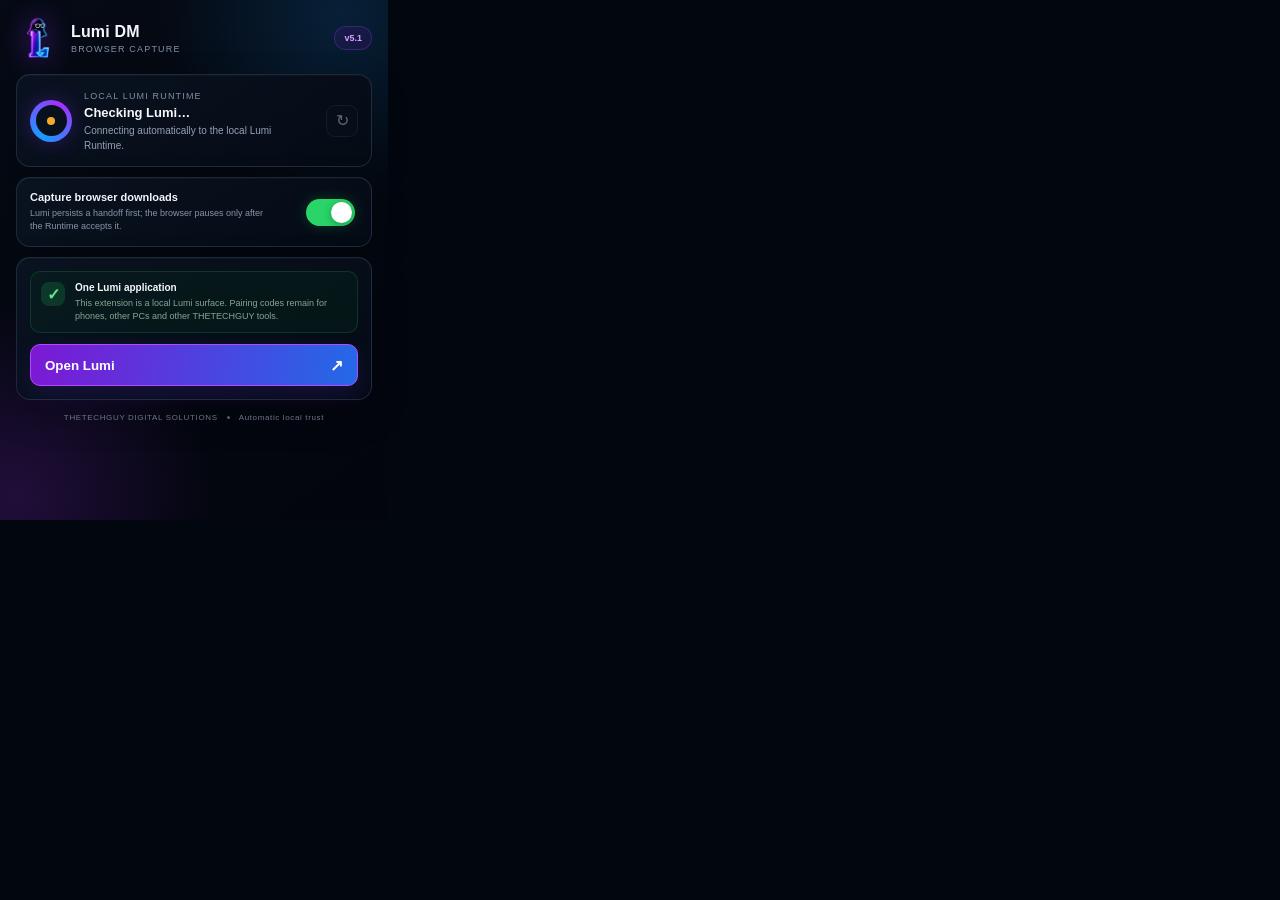
<file: browser-extension/popup.html>
<!doctype html>
<html lang="en">
<head>
  <meta charset="utf-8">
  <meta name="viewport" content="width=device-width,initial-scale=1">
  <title>Lumi DM</title>
  <link rel="stylesheet" href="popup.css">
</head>
<body>
  <main class="shell">
    <header class="topbar">
      <div class="brand">
        <img src="icon.svg" alt="Lumi DM">
        <div>
          <strong>Lumi DM</strong>
          <small>Browser Capture</small>
        </div>
      </div>
      <span class="version">v5.1</span>
    </header>

    <section class="connection-card" id="connection-card">
      <div class="status-orb" aria-hidden="true"><span></span></div>
      <div class="connection-copy">
        <span class="eyebrow">Local Lumi Runtime</span>
        <strong id="connection-title">Checking Lumi…</strong>
        <small id="connection-message">Connecting automatically to Lumi on this computer.</small>
      </div>
      <button class="icon-button" id="refresh" type="button" title="Check again" aria-label="Check connection again">↻</button>
    </section>

    <section class="capture-card">
      <label class="switch-row">
        <span>
          <strong>Capture browser downloads</strong>
          <small>Lumi persists a handoff first; the browser pauses only after the Runtime accepts it.</small>
        </span>
        <input id="enabled" type="checkbox" checked aria-label="Capture browser downloads">
      </label>
    </section>

    <section class="page-card" id="page-card" hidden>
      <div class="page-icon">▶</div>
      <div class="page-copy">
        <span class="eyebrow">Current page</span>
        <strong id="page-title">Media detected</strong>
        <small id="page-message">Choose from browser-observed and resolved variants.</small>
      </div>
      <button class="small-button" id="open-media" type="button">Choose quality</button>
    </section>

    <section class="page-card" id="links-card" hidden>
      <div class="page-icon">⌁</div>
      <div class="page-copy">
        <span class="eyebrow">Current page links</span>
        <strong id="links-title">Links detected</strong>
        <small id="links-message">Send browser-visible links to Lumi LinkGrabber.</small>
      </div>
      <button class="small-button" id="grab-links" type="button">Send to LinkGrabber</button>
    </section>

    <section class="paired-panel" id="paired-panel">
      <div class="safe-note">
        <span class="shield">✓</span>
        <p><strong>One Lumi application</strong><small>This extension is a local Lumi surface. Pairing codes remain for phones, other PCs and other THETECHGUY tools.</small></p>
      </div>
      <button class="primary-button" id="open-lumi" type="button"><span>Open Lumi</span><b>↗</b></button>
    </section>

    <footer><span>THETECHGUY DIGITAL SOLUTIONS</span><i></i><span>Automatic local trust</span></footer>
  </main>
  <script src="popup.js"></script>
</body>
</html>
</file>
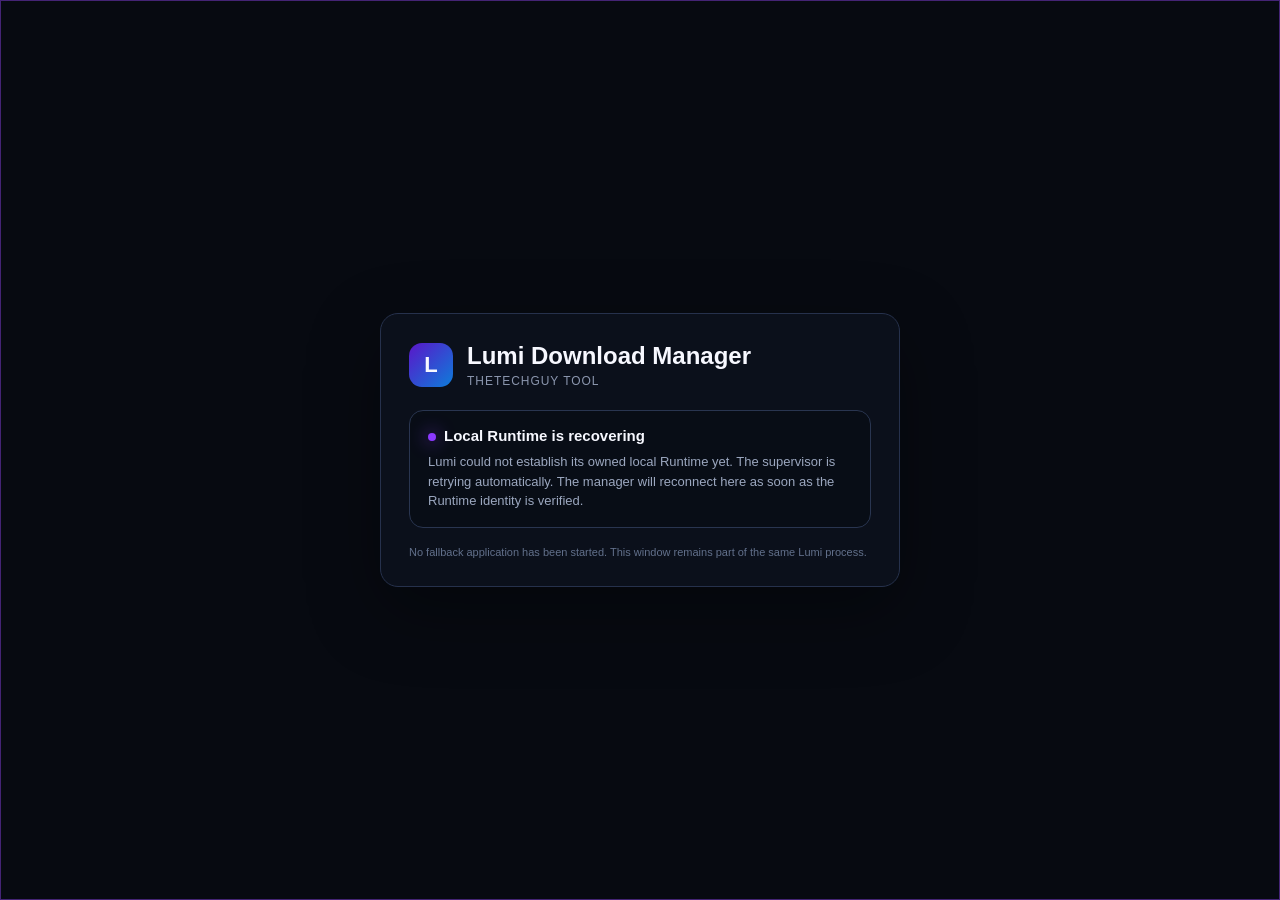
<file: electron/runtime-error.html>
<!doctype html>
<html lang="en">
<head>
  <meta charset="utf-8">
  <meta name="viewport" content="width=device-width,initial-scale=1">
  <title>Lumi DM · Runtime recovery</title>
  <style>
    :root{color-scheme:dark;font-family:Inter,Segoe UI,Arial,sans-serif;background:#070a11;color:#f7f8ff}
    *{box-sizing:border-box}
    html,body{width:100%;height:100%;margin:0;overflow:hidden;background:#070a11}
    body{display:grid;place-items:center;padding:28px;border:1px solid #442475}
    .card{width:min(520px,100%);padding:28px;border:1px solid #26314c;border-radius:18px;background:#0b101b;box-shadow:0 24px 70px rgba(0,0,0,.35)}
    .brand{display:flex;align-items:center;gap:14px;margin-bottom:20px}.mark{width:44px;height:44px;border-radius:13px;display:grid;place-items:center;background:linear-gradient(135deg,#5a16c9,#0d7dda);font-weight:800;font-size:22px}
    h1{margin:0;font-size:24px}.sub{margin:4px 0 0;color:#8b96ae;font-size:12px;text-transform:uppercase;letter-spacing:.08em}
    .status{margin-top:22px;padding:16px 18px;border:1px solid #293550;border-radius:14px;background:#080d16}
    .status strong{display:block;font-size:15px}.status p{margin:8px 0 0;color:#9ba7bf;line-height:1.5;font-size:13px}
    .pulse{display:inline-block;width:8px;height:8px;margin-right:8px;border-radius:50%;background:#8c39ff;box-shadow:0 0 18px #8c39ff;animation:p 1.2s ease-in-out infinite}
    @keyframes p{50%{opacity:.3;transform:scale(.75)}}
    .foot{margin-top:18px;color:#62708b;font-size:11px}
  </style>
</head>
<body>
  <main class="card" role="status" aria-live="polite">
    <div class="brand"><div class="mark">L</div><div><h1>Lumi Download Manager</h1><p class="sub">THETECHGUY TOOL</p></div></div>
    <div class="status"><strong><span class="pulse"></span>Local Runtime is recovering</strong><p>Lumi could not establish its owned local Runtime yet. The supervisor is retrying automatically. The manager will reconnect here as soon as the Runtime identity is verified.</p></div>
    <div class="foot">No fallback application has been started. This window remains part of the same Lumi process.</div>
  </main>
</body>
</html>
</file>
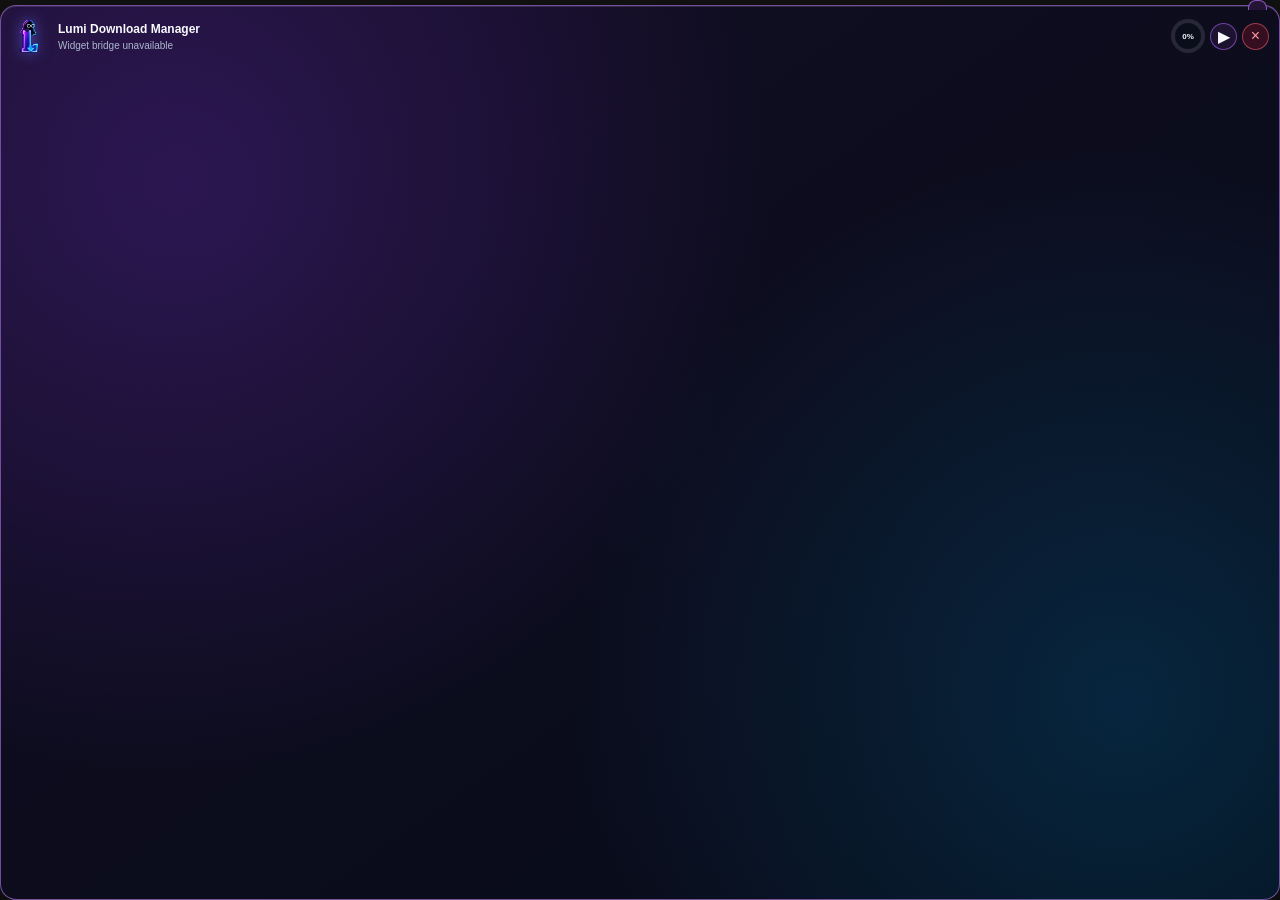
<file: electron/widget-approved.html>
<!doctype html>
<html lang="en">
<head>
<meta charset="utf-8">
<meta name="viewport" content="width=device-width,initial-scale=1">
<title>Lumi download widget</title>
<style>
:root{color-scheme:dark;font-family:Inter,"Segoe UI",sans-serif}*{box-sizing:border-box}html,body{margin:0;width:100%;height:100%;overflow:hidden;background:transparent;color:#f8f9ff}button{font:inherit;color:inherit}.widget{position:absolute;inset:5px 0 0;border:1px solid rgba(194,126,255,.58);border-radius:16px;background:linear-gradient(145deg,rgba(20,14,37,.96),rgba(6,12,24,.96));box-shadow:0 12px 34px rgba(0,0,0,.5),inset 0 1px 0 rgba(255,255,255,.12);overflow:hidden;-webkit-app-region:drag}.widget::before{content:"";position:absolute;inset:0;pointer-events:none;background:radial-gradient(circle at 14% 20%,rgba(142,55,255,.22),transparent 45%),radial-gradient(circle at 88% 78%,rgba(0,174,255,.16),transparent 42%)}.compact{position:relative;height:60px;display:grid;grid-template-columns:38px minmax(0,1fr) auto;gap:9px;align-items:center;padding:8px 10px}.logo{width:36px;height:36px;padding:0;border:0;background:transparent;object-fit:contain;-webkit-app-region:no-drag;cursor:pointer;filter:drop-shadow(0 0 7px rgba(99,109,255,.55))}.summary{min-width:0}.task-name{font-size:12px;font-weight:750;white-space:nowrap;overflow:hidden;text-overflow:ellipsis}.task-meta{margin-top:4px;font-size:10px;color:#adb7ce;white-space:nowrap;overflow:hidden;text-overflow:ellipsis}.controls{display:flex;align-items:center;gap:5px;-webkit-app-region:no-drag}.ring{--p:0;width:34px;height:34px;border-radius:50%;display:grid;place-items:center;background:conic-gradient(#9b3cff calc(var(--p)*1%),rgba(255,255,255,.11) 0);position:relative}.ring::before{content:"";position:absolute;inset:4px;border-radius:50%;background:#0a0e1b}.ring b{position:relative;font-size:8px}.action{width:27px;height:27px;border:1px solid rgba(177,105,255,.55);border-radius:50%;background:rgba(31,20,52,.9);cursor:pointer}.action.cancel{border-color:rgba(255,105,120,.5);color:#ff9aa6;background:rgba(88,19,34,.55)}.action:disabled{opacity:.38;cursor:default}.close-widget{position:absolute;z-index:6;left:7px;top:7px;width:18px;height:18px;border:0;border-radius:50%;background:rgba(13,16,28,.8);color:#bdc5d6;cursor:pointer;-webkit-app-region:no-drag;display:none}.widget:hover .close-widget,.widget.expanded .close-widget{display:block}.expand{position:absolute;z-index:7;right:13px;top:0;width:19px;height:10px;border:1px solid rgba(190,116,255,.68);border-bottom:0;border-radius:8px 8px 0 0;background:#241536;-webkit-app-region:no-drag;cursor:pointer}.expanded-panel{display:none;position:relative;height:250px;padding:9px 10px 12px;border-top:1px solid rgba(255,255,255,.08);overflow:hidden}.widget.expanded .expanded-panel{display:block}.task-list{display:grid;gap:7px;max-height:180px;overflow:auto}.task-row{display:grid;grid-template-columns:26px minmax(0,1fr) auto;gap:8px;align-items:center;padding:7px;border:1px solid rgba(255,255,255,.08);border-radius:10px;background:rgba(255,255,255,.035)}.file-icon{width:24px;height:24px;display:grid;place-items:center;border-radius:7px;background:rgba(112,63,255,.2);font-size:7px}.row-name{font-size:10px;font-weight:700;white-space:nowrap;overflow:hidden;text-overflow:ellipsis}.row-meta{font-size:9px;color:#a8b2c8;margin-top:2px}.row-actions{display:flex;gap:2px;-webkit-app-region:no-drag}.row-action{border:0;background:transparent;color:#c78cff;cursor:pointer;padding:3px}.row-action.cancel{color:#ff8f9d}.footer{display:flex;justify-content:space-between;align-items:center;margin-top:8px;font-size:9px;color:#9aa5bb}.open-main{border:0;background:transparent;color:#b978ff;cursor:pointer;-webkit-app-region:no-drag}
</style>
</head>
<body>
<button class="expand" id="expand-button" aria-label="Expand widget"></button>
<section class="widget" id="widget">
  <button class="close-widget" id="close-widget" aria-label="Close download widget">×</button>
  <div class="compact">
    <img class="logo" id="logo-button" src="../static/favicon-256.png" alt="Open Lumi">
    <div class="summary"><div class="task-name" id="primary-name">Lumi Download Manager</div><div class="task-meta" id="primary-meta">No active downloads</div></div>
    <div class="controls"><div class="ring" id="progress-ring"><b id="progress-text">0%</b></div><button class="action" id="primary-action" aria-label="Pause or resume">▶</button><button class="action cancel" id="primary-cancel" aria-label="Cancel download">×</button></div>
  </div>
  <div class="expanded-panel"><div class="task-list" id="task-list"></div><div class="footer"><span id="network-status">Lumi ready</span><button class="open-main" id="open-main">Open Lumi</button></div></div>
</section>
<script>
const state={snapshot:null,expanded:false};
const $=selector=>document.querySelector(selector);
const rawStatus=task=>String(task?.status||"").toLowerCase();
const shownStatus=task=>["running","downloading","resolving","verifying","post_processing","pausing"].includes(rawStatus(task))?"downloading":rawStatus(task);
const active=task=>shownStatus(task)==="downloading";
const formatRate=value=>{const bps=Number(value||0);return bps>=1048576?`${(bps/1048576).toFixed(2)} MB/s`:bps>=1024?`${(bps/1024).toFixed(1)} KB/s`:`${Math.round(bps)} B/s`};
function progress(task){const total=Number(task?.total_bytes||0),done=Number(task?.downloaded_bytes||0);return total>0?Math.max(0,Math.min(100,Math.round(done*100/total))):Math.max(0,Math.min(100,Math.round(Number(task?.progress_percent||0))))}
function element(tag,className,text){const node=document.createElement(tag);if(className)node.className=className;if(text!==undefined)node.textContent=text;return node}
function taskRow(task){const row=element("div","task-row");row.append(element("div","file-icon","FILE"));const details=element("div");details.append(element("div","row-name",task.filename||"Download"));details.append(element("div","row-meta",`${progress(task)}% · ${formatRate(task.speed_bytes_per_sec)} · ${shownStatus(task)||"queued"}`));row.append(details);const actions=element("div","row-actions");const pause=element("button","row-action",active(task)?"Ⅱ":"▶");pause.dataset.id=String(task.id||"");pause.dataset.action=active(task)?"pause":"resume";pause.setAttribute("aria-label",active(task)?"Pause download":"Resume download");const cancel=element("button","row-action cancel","×");cancel.dataset.id=String(task.id||"");cancel.dataset.action="cancel";cancel.setAttribute("aria-label","Cancel download");actions.append(pause,cancel);row.append(actions);return row}
function render(){const tasks=state.snapshot?.downloads||[];const activeTasks=tasks.filter(active);const primary=activeTasks[0]||tasks.find(task=>rawStatus(task)==="paused")||null;const live=activeTasks.reduce((sum,task)=>sum+Number(task.speed_bytes_per_sec||0),0);$("#primary-name").textContent=primary?.filename||"Lumi Download Manager";$("#primary-meta").textContent=primary?`${shownStatus(primary)==="downloading"?"Downloading":shownStatus(primary)} · ${formatRate(primary.speed_bytes_per_sec)}`:"No active downloads";const pct=primary?progress(primary):0;$("#progress-ring").style.setProperty("--p",pct);$("#progress-text").textContent=`${pct}%`;$("#primary-action").textContent=primary&&active(primary)?"Ⅱ":"▶";$("#primary-action").disabled=!primary;$("#primary-action").dataset.id=String(primary?.id||"");$("#primary-action").dataset.action=primary&&active(primary)?"pause":"resume";$("#primary-cancel").disabled=!primary;$("#primary-cancel").dataset.id=String(primary?.id||"");const capacity=Number(state.snapshot?.net?.capacity_bps||0);$("#network-status").textContent=state.snapshot?.online===false?"Lumi service offline":`Live ${formatRate(live)} · ${capacity>0?`Capacity ${(capacity*8/1e6).toFixed(1)} Mbps`:"Capacity not tested"}`;const list=$("#task-list");list.replaceChildren();if(!tasks.length){list.append(element("div","empty","No downloads yet"));return}list.append(...tasks.slice(0,6).map(taskRow))}
async function refresh(){try{state.snapshot=await window.lumiWidget.snapshot();render()}catch{state.snapshot={online:false,downloads:[],net:{}};render()}}
const bridge=window.lumiWidget;
$("#close-widget").onclick=()=>window.close();
if(!bridge){$("#primary-meta").textContent="Widget bridge unavailable";$("#network-status").textContent="Open Lumi from the tray"}else{
$("#logo-button").onclick=$("#open-main").onclick=()=>bridge.showMain();
$("#expand-button").onclick=async()=>{state.expanded=await bridge.toggleExpanded();$("#widget").classList.toggle("expanded",state.expanded)};
$("#primary-action").onclick=async event=>{const id=event.currentTarget.dataset.id;if(id)await bridge.action(event.currentTarget.dataset.action,id);void refresh()};
$("#primary-cancel").onclick=async event=>{const id=event.currentTarget.dataset.id;if(id&&confirm("Cancel this Lumi download?"))await bridge.action("cancel",id);void refresh()};
$("#task-list").onclick=async event=>{const button=event.target.closest("[data-action]");if(!button)return;if(button.dataset.action==="cancel"&&!confirm("Cancel this Lumi download?"))return;await bridge.action(button.dataset.action,button.dataset.id);void refresh()};
bridge.onExpanded(value=>$("#widget").classList.toggle("expanded",value));bridge.onSettings(()=>void refresh());bridge.onCapacity(()=>void refresh());let timer=null;const schedule=()=>{clearTimeout(timer);timer=setTimeout(async()=>{if(!document.hidden)await refresh();schedule()},700)};document.addEventListener("visibilitychange",()=>{if(!document.hidden)void refresh()});void refresh().finally(schedule)
}
</script>
</body>
</html>
</file>
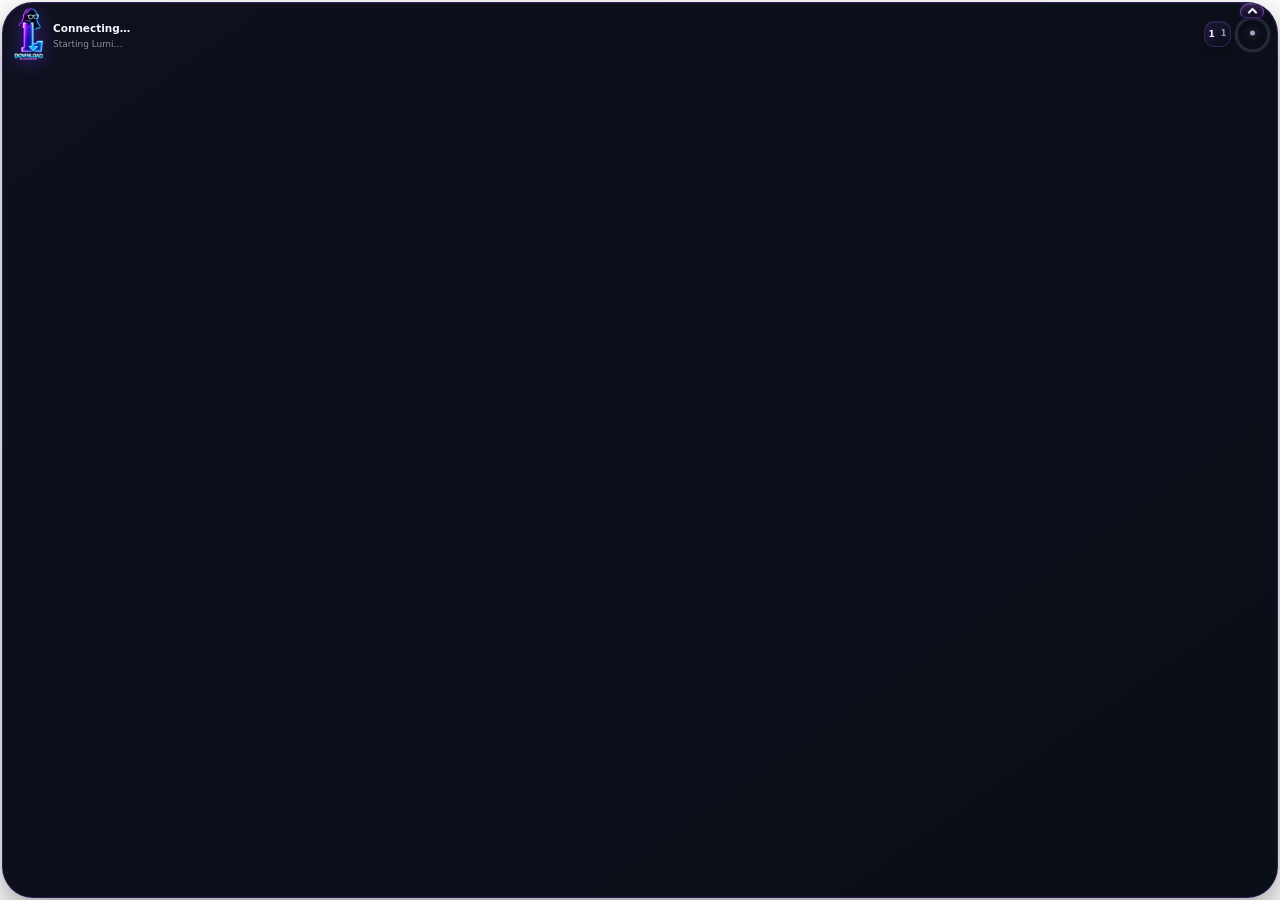
<file: electron/widget.html>
<!DOCTYPE html>
<html lang="en">
<head>
<meta charset="UTF-8">
<meta name="viewport" content="width=device-width,initial-scale=1">
<title>Lumi Widget</title>
<style>
:root{--violet:#9d31ff;--purple:#6f2bff;--blue:#27a7ff;--green:#42dc78;--amber:#f3c75d;--red:#ff6f7b;--text:#f4f7ff;--muted:rgba(232,238,255,.58);--line:rgba(156,85,255,.24);--panel:rgba(8,12,24,.96)}
*{box-sizing:border-box}html,body{margin:0;width:100%;height:100%;overflow:hidden;background:transparent;font-family:"Segoe UI",Inter,system-ui,sans-serif;color:var(--text);-webkit-user-select:none}button{font:inherit;color:inherit}.widget{position:absolute;inset:2px;border:1px solid var(--line);border-radius:31px;background:linear-gradient(145deg,rgba(9,12,24,.98),rgba(5,9,18,.98));box-shadow:0 14px 34px rgba(0,0,0,.38),inset 0 1px 0 rgba(255,255,255,.035);overflow:hidden;-webkit-app-region:drag}.widget.expanded{border-radius:17px}.compact{height:62px;display:flex;align-items:center;gap:4px;padding:4px 6px}.logo-button{width:40px;height:54px;border:0;background:transparent;padding:0;display:grid;place-items:center;flex:none;cursor:pointer;-webkit-app-region:no-drag}.logo-button img{max-width:38px;max-height:52px;width:auto;height:auto;object-fit:contain;display:block;filter:drop-shadow(0 4px 10px rgba(113,55,255,.42))}.summary{min-width:0;flex:1;height:46px;display:flex;flex-direction:column;justify-content:center;cursor:pointer;-webkit-app-region:no-drag}.filename-viewport{width:100%;overflow:hidden;white-space:nowrap}.filename-track{display:flex;width:max-content;gap:18px;will-change:transform}.filename-track span{display:block;font-size:10.5px;font-weight:720;line-height:16px;white-space:nowrap}.filename-viewport.scrolling .filename-track{animation:filename-loop var(--marquee-duration,11s) linear 1.5s infinite}@keyframes filename-loop{0%,20%{transform:translateX(0)}80%,100%{transform:translateX(calc(-50% - 9px))}}.filename-viewport:not(.scrolling) .filename-track span[aria-hidden="true"]{display:none}.meta-line{display:flex;align-items:center;justify-content:space-between;gap:5px;margin-top:3px;font-size:9px;color:var(--muted);white-space:nowrap}.speed{overflow:hidden;text-overflow:ellipsis}.percentage{flex:none;color:#bf5cff;font-size:10px;font-weight:760;min-width:27px;text-align:right}.compact-actions{position:relative;display:flex;align-items:center;gap:3px;flex:none;-webkit-app-region:no-drag}.cycle{width:27px;height:26px;border:1px solid rgba(167,92,255,.24);border-radius:10px;background:linear-gradient(145deg,rgba(31,25,54,.82),rgba(10,14,29,.9));padding:0 4px;display:flex;align-items:center;justify-content:center;gap:3px;color:#eef3ff;cursor:pointer;box-shadow:inset 0 1px 0 rgba(255,255,255,.06),0 4px 12px rgba(0,0,0,.22)}.cycle:hover{border-color:rgba(181,106,255,.48);background:linear-gradient(145deg,rgba(48,31,79,.9),rgba(12,17,34,.94))}.cycle-current{font-size:9px;font-weight:800;line-height:1;font-variant-numeric:tabular-nums;text-shadow:0 0 8px rgba(180,84,255,.46)}.cycle-divider{width:1px;height:11px;border-radius:2px;background:linear-gradient(180deg,rgba(196,91,255,.2),rgba(95,151,255,.9),rgba(196,91,255,.2));box-shadow:0 0 6px rgba(109,133,255,.45)}.cycle-total{font-size:8px;font-weight:650;line-height:1;color:#8f9bb2;font-variant-numeric:tabular-nums}.ring-button,.row-ring{position:relative;border-radius:50%;border:0;background:transparent;padding:0;display:grid;place-items:center;cursor:pointer}.ring-button{width:37px;height:37px}.ring-button svg,.row-ring svg{position:absolute;inset:0;width:100%;height:100%;transform:rotate(-90deg);pointer-events:none}.ring-track{fill:none;stroke:rgba(125,134,169,.22);stroke-width:3}.ring-fill{fill:none;stroke:url(#compact-gradient);stroke-width:3;stroke-linecap:round;stroke-dasharray:94.25;stroke-dashoffset:94.25;transition:stroke-dashoffset .35s,stroke .2s}.ring-icon{position:relative;z-index:1;font-size:11px;line-height:1;color:#fff}.ring-button .ring-icon{width:20px;height:20px;display:grid;place-items:center;transform:translateY(-1.5px);filter:drop-shadow(0 2px 5px rgba(0,0,0,.48))}.transport-pause{width:16px;height:17px;display:flex;align-items:center;justify-content:center;gap:4px}.transport-pause::before,.transport-pause::after{content:"";display:block;width:4px;height:16px;border-radius:3px;background:linear-gradient(180deg,#fff,#dce5ff);box-shadow:0 0 5px rgba(255,255,255,.25)}.transport-play{width:0;height:0;margin-left:2px;border-top:9px solid transparent;border-bottom:9px solid transparent;border-left:14px solid #f7f9ff;filter:drop-shadow(0 0 4px rgba(255,255,255,.22))}.transport-check{width:15px;height:9px;border-left:4px solid var(--green);border-bottom:4px solid var(--green);border-radius:2px;transform:rotate(-45deg) translate(1px,-1px);filter:drop-shadow(0 0 5px rgba(66,220,120,.38))}.transport-idle{width:5px;height:5px;border-radius:50%;background:#9ca8c1;box-shadow:0 0 7px rgba(156,168,193,.45)}.transport-error{font-size:15px;font-weight:900;color:#ff9ba5}.expand{position:absolute;z-index:5;top:-13px;right:4px;width:30px;height:20px;border:0;background:transparent;padding:0;cursor:pointer;display:grid;place-items:center;overflow:visible}.expand::before{content:"";position:absolute;left:3px;right:3px;top:0;height:13px;border:1px solid rgba(185,108,255,.52);border-bottom-color:rgba(112,69,176,.28);border-radius:9px 9px 6px 6px;background:linear-gradient(180deg,rgba(54,34,84,.98),rgba(17,17,38,.97));box-shadow:inset 0 1px 0 rgba(255,255,255,.13),0 -1px 7px rgba(141,64,255,.22),0 3px 8px rgba(0,0,0,.34);transition:border-color .18s,background .18s,box-shadow .18s,transform .18s}.expand:hover::before{border-color:rgba(211,147,255,.82);background:linear-gradient(180deg,rgba(75,44,113,.99),rgba(22,20,49,.98));box-shadow:inset 0 1px 0 rgba(255,255,255,.18),0 -1px 10px rgba(161,77,255,.34),0 4px 10px rgba(0,0,0,.38);transform:translateY(-1px)}.expand:active::before{transform:translateY(1px);box-shadow:inset 0 2px 4px rgba(0,0,0,.28),0 2px 6px rgba(0,0,0,.3)}.chevron{position:relative;z-index:1;width:7px;height:7px;margin-top:-1px;border-left:2.7px solid #f8f9ff;border-top:2.7px solid #f8f9ff;border-radius:1px;transform:rotate(45deg);filter:drop-shadow(0 1px 2px rgba(0,0,0,.58));transition:transform .18s}.widget.expanded .compact-actions{width:37px;height:37px}.widget.expanded .chevron{margin-top:3px;transform:rotate(225deg)}.expanded-panel{display:none;height:calc(100% - 62px);border-top:1px solid rgba(255,255,255,.06);padding:7px 8px 6px;-webkit-app-region:no-drag}.widget.expanded .expanded-panel{display:flex;flex-direction:column}.widget.expanded .summary .filename-track span{font-size:11px}.widget.expanded .cycle,.widget.expanded .percentage,.widget.expanded .ring-button{display:none}.panel-toolbar{display:flex;align-items:center;gap:5px;margin-bottom:6px}.tabs{display:flex;min-width:0;flex:1;border:1px solid rgba(255,255,255,.07);border-radius:9px;overflow:hidden;background:rgba(255,255,255,.02)}.tab{min-width:0;flex:1;border:0;border-right:1px solid rgba(255,255,255,.06);background:transparent;padding:5px 4px;font-size:8px;color:#aeb8cc;cursor:pointer;white-space:nowrap}.tab:last-child{border-right:0}.tab.active{background:linear-gradient(135deg,rgba(132,39,255,.72),rgba(73,35,163,.6));color:#fff}.tab b{margin-left:3px;font-size:7px;padding:1px 4px;border-radius:99px;background:rgba(255,255,255,.11)}.tool{width:25px;height:25px;border:1px solid rgba(255,255,255,.09);border-radius:8px;background:rgba(255,255,255,.025);display:grid;place-items:center;padding:0;cursor:pointer;font-size:11px}.task-list{min-height:0;flex:1;overflow:auto;scrollbar-width:none}.task-list::-webkit-scrollbar{display:none}.task-row{display:grid;grid-template-columns:26px minmax(0,1fr) 29px 32px 15px;align-items:center;gap:5px;min-height:45px;padding:5px 2px;border-bottom:1px solid rgba(255,255,255,.06)}.task-row:last-child{border-bottom:0}.file-icon{width:25px;height:25px;border-radius:7px;display:grid;place-items:center;background:linear-gradient(145deg,rgba(129,52,255,.45),rgba(33,120,255,.28));border:1px solid rgba(138,102,255,.24);font-size:12px}.task-copy{min-width:0}.task-name{font-size:9.2px;font-weight:680;white-space:nowrap;overflow:hidden;text-overflow:ellipsis}.task-meta{font-size:7.4px;color:var(--muted);white-space:nowrap;overflow:hidden;text-overflow:ellipsis;margin-top:3px}.task-pct{font-size:8.5px;font-weight:760;color:#ba52ff;text-align:right}.row-ring{width:31px;height:31px}.row-ring .ring-track,.row-ring .ring-fill{stroke-width:2.7}.row-ring .ring-icon{font-size:9px}.row-ring.completed .ring-fill{stroke:var(--green)}.row-ring.completed .ring-icon{color:var(--green);font-size:12px}.row-more{width:15px;height:27px;border:0;background:transparent;padding:0;font-size:14px;color:#c6cede;cursor:pointer}.queued-actions{display:flex;gap:3px;justify-content:flex-end;grid-column:3/5}.queued-actions button,.open-btn{height:25px;border:1px solid rgba(255,255,255,.1);border-radius:8px;background:rgba(255,255,255,.035);padding:0 7px;font-size:8px;cursor:pointer}.queued-actions .cancel{width:25px;padding:0;color:#ff9aa2}.open-btn{grid-column:3/5}.empty{height:100%;display:grid;place-items:center;text-align:center;color:#68758d;font-size:9px;line-height:1.5}.panel-footer{height:25px;display:flex;align-items:center;gap:6px;border-top:1px solid rgba(255,255,255,.06);padding-top:5px;font-size:7.5px;color:#8c98ae}.footer-counts{white-space:nowrap}.footer-folder{min-width:0;margin-left:auto;display:flex;align-items:center;gap:4px}.folder-path{max-width:137px;white-space:nowrap;overflow:hidden;text-overflow:ellipsis;color:#bf57ff}.footer-folder button{width:23px;height:20px;border:1px solid rgba(255,255,255,.09);border-radius:6px;background:rgba(255,255,255,.03);padding:0;cursor:pointer}.offline .filename-track span{color:#ff8f99}

.pending-confirmation{display:none;min-height:0;flex:1;flex-direction:column;gap:5px;padding:0 1px;-webkit-app-region:no-drag}.expanded-panel.pending-mode .pending-confirmation{display:flex}.expanded-panel.pending-mode .panel-toolbar,.expanded-panel.pending-mode .task-list,.expanded-panel.pending-mode .panel-footer{display:none}.pending-head{display:flex;align-items:center;gap:8px;padding:1px 1px 3px;border-bottom:1px solid rgba(255,255,255,.07)}.pending-head-copy{min-width:0;flex:1}.pending-head small,.pending-head strong{display:block}.pending-head small{font-size:7px;letter-spacing:.12em;text-transform:uppercase;color:#8f9ab0}.pending-head strong{margin-top:2px;font-size:10px;white-space:nowrap;overflow:hidden;text-overflow:ellipsis}.pending-source{padding:4px 6px;border:1px solid rgba(76,151,255,.14);border-radius:8px;background:rgba(45,68,106,.11)}.pending-source-label{font-size:7px;color:#7f8da4;text-transform:uppercase;letter-spacing:.08em}.pending-source-value{margin-top:2px;font-size:8px;white-space:nowrap;overflow:hidden;text-overflow:ellipsis;color:#c6d2e6}.pending-fields{display:grid;gap:4px}.pending-field{display:grid;gap:2px;font-size:7px;color:#8f9bb0;text-transform:uppercase;letter-spacing:.07em}.pending-input{width:100%;height:26px;border:1px solid rgba(124,147,181,.28);border-radius:8px;background:rgba(7,12,23,.72);color:#f4f7ff;padding:0 8px;outline:none;font-size:8.5px;text-transform:none;letter-spacing:0}.pending-input:focus{border-color:rgba(153,73,255,.72);box-shadow:0 0 0 2px rgba(132,52,255,.10)}.pending-folder-row{display:grid;grid-template-columns:minmax(0,1fr) 30px;gap:5px}.pending-browse{height:26px;border:1px solid rgba(124,147,181,.25);border-radius:8px;background:rgba(255,255,255,.04);cursor:pointer}.pending-facts{display:grid;grid-template-columns:1fr 1fr;gap:5px}.pending-fact{min-width:0;padding:4px 6px;border:1px solid rgba(255,255,255,.06);border-radius:8px;background:rgba(255,255,255,.025)}.pending-fact span,.pending-fact strong{display:block}.pending-fact span{font-size:6.8px;color:#77859b;text-transform:uppercase;letter-spacing:.06em}.pending-fact strong{margin-top:2px;font-size:7.8px;white-space:nowrap;overflow:hidden;text-overflow:ellipsis;color:#dce5f5}.pending-actions{display:grid;grid-template-columns:.8fr 1fr 1.25fr;gap:5px;margin-top:auto}.pending-actions button{height:28px;border:1px solid rgba(255,255,255,.1);border-radius:8px;background:rgba(255,255,255,.045);font-size:7.5px;font-weight:750;cursor:pointer}.pending-actions .later{border-color:rgba(85,150,255,.25);color:#b9d5ff}.pending-actions .now{border-color:transparent;background:linear-gradient(135deg,#8734f5,#297ce8);color:#fff;box-shadow:0 5px 14px rgba(73,52,219,.22)}.pending-actions .cancel{color:#ff9aa5}.pending-status{min-height:8px;font-size:6.8px;color:#f0c977;white-space:nowrap;overflow:hidden;text-overflow:ellipsis}.pending-confirmation[hidden]{display:none!important}
</style>
</head>
<body>
<div class="widget" id="widget">
  <div class="compact">
    <button class="logo-button" id="logo-button" title="Lumi downloads"><img src="../Resouces/download%20manager%20logo.png" alt="Lumi Download Manager"></button>
    <div class="summary" id="summary" title="Show downloads">
      <div class="filename-viewport" id="filename-viewport"><div class="filename-track" id="filename-track"><span id="filename-a">Connecting…</span><span id="filename-b" aria-hidden="true">Connecting…</span></div></div>
      <div class="meta-line"><span class="speed" id="speed">Starting Lumi…</span><span class="percentage" id="percentage"></span></div>
    </div>
    <div class="compact-actions">
      <button class="cycle" id="cycle-button" title="Next active download" hidden><span class="cycle-current" id="cycle-current">1</span><span class="cycle-divider" aria-hidden="true"></span><span class="cycle-total" id="cycle-total">1</span></button>
      <button class="ring-button" id="ring-button" title="Pause or resume">
        <svg viewBox="0 0 34 34" aria-hidden="true"><defs><linearGradient id="compact-gradient" x1="0" x2="1"><stop offset="0" stop-color="#a633ff"></stop><stop offset="1" stop-color="#258cff"></stop></linearGradient></defs><circle class="ring-track" cx="17" cy="17" r="15"></circle><circle class="ring-fill" id="ring" cx="17" cy="17" r="15"></circle></svg>
        <span class="ring-icon" id="ring-icon"><span class="transport-idle" aria-hidden="true"></span></span>
      </button>
      <button class="expand" id="expand-button" title="Expand downloads"><span class="chevron"></span></button>
    </div>
  </div>
  <section class="expanded-panel">
    <section class="pending-confirmation" id="pending-confirmation" hidden>
      <div class="pending-head"><div class="file-icon">↓</div><div class="pending-head-copy"><small>New browser download</small><strong id="pending-title">Review before Lumi starts</strong></div></div>
      <div class="pending-source"><div class="pending-source-label">Source</div><div class="pending-source-value" id="pending-source">Waiting for browser capture…</div></div>
      <div class="pending-fields">
        <label class="pending-field">File name<input class="pending-input" id="pending-filename" autocomplete="off"></label>
        <label class="pending-field">Save folder<div class="pending-folder-row"><input class="pending-input" id="pending-target-dir" autocomplete="off"><button class="pending-browse" type="button" data-pending-action="browse" title="Choose folder">▣</button></div></label>
      </div>
      <div class="pending-facts">
        <div class="pending-fact"><span>Expected size</span><strong id="pending-size">Unknown</strong></div>
        <div class="pending-fact"><span>Duplicate handling</span><strong id="pending-duplicate">Keep both</strong></div>
      </div>
      <div class="pending-status" id="pending-status"></div>
      <div class="pending-actions">
        <button class="cancel" type="button" data-pending-action="cancel">Cancel</button>
        <button class="later" type="button" data-pending-action="later">Download later</button>
        <button class="now" type="button" data-pending-action="now">Download now</button>
      </div>
    </section>
    <div class="panel-toolbar">
      <div class="tabs" id="tabs">
        <button class="tab active" data-tab="downloading">Downloading <b id="count-downloading">0</b></button>
        <button class="tab" data-tab="downloaded">Downloaded <b id="count-downloaded">0</b></button>
        <button class="tab" data-tab="queued">Queued <b id="count-queued">0</b></button>
      </div>
      <button class="tool" id="open-folder" title="Open selected file location">▢</button>
      <button class="tool" id="open-main" title="Open Lumi DM">⚙</button>
    </div>
    <div class="task-list" id="task-list"></div>
    <div class="panel-footer"><span class="footer-counts" id="footer-counts">0 active · 0 downloaded · 0 queued</span><span class="footer-folder"><span>Folder:</span><span class="folder-path" id="folder-path">Downloads</span><button id="footer-open" title="Open file location">▢</button></span></div>
  </section>
</div>
<script>
const CIRC=94.25;
const RUNNING=new Set(['running','resolving','pausing','post_processing']);
let expanded=false;
let activeTab='downloading';
let selectedIndex=0;
let snapshot={downloads:[],net:{},settings:{},capacity:{}};
let lastStatuses=new Map();
let knownTaskIds=new Set();
let sessionTaskIds=new Set();
let initialised=false;
let completedTask=null;
let completionUntil=0;
let pendingTask=null;
const $=id=>document.getElementById(id);
function fmtRate(value){const b=Number(value||0);if(b>=1048576)return`${(b/1048576).toFixed(2)} MB/s`;if(b>=1024)return`${(b/1024).toFixed(1)} KB/s`;return`${Math.round(b)} B/s`}
function fmtMbpsFromBytes(value){const bits=Number(value||0)*8;if(bits>=1e6)return`${(bits/1e6).toFixed(1)} Mbps`;if(bits>=1e3)return`${(bits/1e3).toFixed(0)} Kbps`;return`${Math.round(bits)} bps`}
function fmtMbps(value){const n=Number(value||0);return n>=100?`${n.toFixed(0)} Mbps`:`${n.toFixed(1)} Mbps`}
function fmtBytes(value){const b=Number(value||0);if(b>=1073741824)return`${(b/1073741824).toFixed(1)} GB`;if(b>=1048576)return`${(b/1048576).toFixed(1)} MB`;if(b>=1024)return`${(b/1024).toFixed(0)} KB`;return`${Math.round(b)} B`}
function progress(task){return task?.total_bytes?Math.max(0,Math.min(100,Number(task.downloaded_bytes||0)*100/Number(task.total_bytes))):Math.max(0,Math.min(100,Number(task?.progress_percent||0)))}
function escapeHtml(value){return String(value??'').replace(/[&<>"']/g,ch=>({'&':'&amp;','<':'&lt;','>':'&gt;','"':'&quot;',"'":'&#39;'}[ch]))}
function taskName(task){return task?.filename||task?.metadata?.title||task?.url||task?.id||'Lumi download'}
function syncSessionTasks(){const newCompleted=[];for(const task of snapshot.downloads){const id=String(task.id);const previous=lastStatuses.get(id);if(!initialised){knownTaskIds.add(id);lastStatuses.set(id,task.status);if(RUNNING.has(task.status)||task.status==='paused')sessionTaskIds.add(id);continue}if(!knownTaskIds.has(id)||(RUNNING.has(task.status)&&!RUNNING.has(previous)))sessionTaskIds.add(id);if(task.status==='completed'&&previous&&previous!=='completed'&&(RUNNING.has(previous)||previous==='paused'||previous==='queued'))newCompleted.push(task);knownTaskIds.add(id);lastStatuses.set(id,task.status)}initialised=true;return newCompleted}
function downloadingTasks(){return snapshot.downloads.filter(task=>(RUNNING.has(task.status)||task.status==='paused')&&(sessionTaskIds.has(String(task.id))||RUNNING.has(task.status)))}
function downloadedTasks(){return snapshot.downloads.filter(task=>task.status==='completed')}
function queuedTasks(){return snapshot.downloads.filter(task=>task.status==='queued')}
function compactPool(){return downloadingTasks()}
function selectedTask(){const pool=compactPool();if(!pool.length)return null;selectedIndex=((selectedIndex%pool.length)+pool.length)%pool.length;return pool[selectedIndex]}
function capacityLine(){const value=snapshot.capacity?.result;if(!value)return snapshot.capacity?.state==='running'?'Testing capacity…':'Capacity not tested';return`Capacity ↓ ${fmtMbps(value.download_mbps)} · ↑ ${fmtMbps(value.upload_mbps)}`}
function setMarquee(text){const value=String(text||'');if($('filename-track').dataset.value===value)return;$('filename-track').dataset.value=value;$('filename-a').textContent=value;$('filename-b').textContent=value;requestAnimationFrame(()=>{const viewport=$('filename-viewport');const needs=$('filename-a').scrollWidth>viewport.clientWidth;viewport.classList.toggle('scrolling',needs);const seconds=Math.max(8,Math.min(20,value.length*.32));viewport.style.setProperty('--marquee-duration',`${seconds}s`)})}
function setTransportIcon(icon){const markup={pause:'<span class="transport-pause" aria-hidden="true"></span>',play:'<span class="transport-play" aria-hidden="true"></span>',check:'<span class="transport-check" aria-hidden="true"></span>',idle:'<span class="transport-idle" aria-hidden="true"></span>',error:'<span class="transport-error" aria-hidden="true">!</span>'};$('ring-icon').innerHTML=markup[icon]||markup.idle}
function setRing(pct,color,icon){const ratio=Math.max(0,Math.min(1,Number(pct||0)));$('ring').style.strokeDashoffset=CIRC*(1-ratio);$('ring').style.stroke=color||'';setTransportIcon(icon)}
function ringHtml(task){const pct=progress(task);const paused=task.status==='paused';const complete=task.status==='completed';const color=complete?'#42dc78':paused?'#f3c75d':'url(#row-gradient)';const icon=complete?'✓':paused?'▶':'Ⅱ';return`<button class="row-ring${complete?' completed':''}" data-action="${complete?'open':paused?'resume':'pause'}" data-id="${escapeHtml(task.id)}" title="${complete?'Open file location':paused?'Resume':'Pause'}"><svg viewBox="0 0 34 34" aria-hidden="true"><defs><linearGradient id="row-gradient" x1="0" x2="1"><stop offset="0" stop-color="#a633ff"></stop><stop offset="1" stop-color="#258cff"></stop></linearGradient></defs><circle class="ring-track" cx="17" cy="17" r="15"></circle><circle class="ring-fill" cx="17" cy="17" r="15" style="stroke:${color};stroke-dashoffset:${CIRC*(1-(complete?1:pct/100))}"></circle></svg><span class="ring-icon">${icon}</span></button>`}
function fileGlyph(task){const name=taskName(task).toLowerCase();if(name.includes('windows')||name.endsWith('.iso'))return'⊞';if(name.includes('ubuntu')||name.includes('linux'))return'◆';if(/\.(zip|rar|7z|tar|gz)$/.test(name))return'▣';if(/\.(exe|msi|dmg|pkg|apk)$/.test(name))return'◇';return'↓'}
function renderCompact(){const active=compactPool();const task=selectedTask();$('cycle-button').hidden=active.length<2;$('cycle-current').textContent=String(active.length>1?selectedIndex+1:1);$('cycle-total').textContent=String(Math.max(active.length,1));const now=Date.now();if(expanded){setMarquee('Lumi downloads');$('speed').textContent=`${active.length} active · ${downloadedTasks().length} downloaded · ${queuedTasks().length} queued`;$('percentage').textContent='';setRing(0,'rgba(255,255,255,.12)','idle');return}if(!snapshot.online){setMarquee('Lumi server recovering');$('speed').textContent='Reconnecting automatically';$('percentage').textContent='';setRing(0,'rgba(255,255,255,.12)','error');return}if(task){const pct=Math.round(progress(task));setMarquee(taskName(task));$('speed').textContent=task.status==='paused'?'Paused':fmtRate(task.speed_bytes_per_sec||0);$('percentage').textContent=`${pct}%`;setRing(pct/100,task.status==='paused'?'#f3c75d':'url(#compact-gradient)',task.status==='paused'?'play':'pause');return}if(now<completionUntil&&completedTask){setMarquee(taskName(completedTask));$('speed').textContent='Completed';$('percentage').textContent='';setRing(1,'#42dc78','check');return}const liveRx=Number(snapshot.net?.rx_bps||0);setMarquee(`Live ↓ ${fmtMbpsFromBytes(liveRx)}`);$('speed').textContent=capacityLine();$('percentage').textContent='';setRing(0,'rgba(255,255,255,.18)','idle')}
function renderTabs(){const groups={downloading:downloadingTasks(),downloaded:downloadedTasks(),queued:queuedTasks()};$('count-downloading').textContent=groups.downloading.length;$('count-downloaded').textContent=groups.downloaded.length;$('count-queued').textContent=groups.queued.length;document.querySelectorAll('.tab').forEach(button=>button.classList.toggle('active',button.dataset.tab===activeTab));return groups}
function renderTaskRow(task,tab){const pct=Math.round(progress(task));const name=escapeHtml(taskName(task));if(tab==='downloaded')return`<article class="task-row"><div class="file-icon">${fileGlyph(task)}</div><div class="task-copy"><div class="task-name" title="${name}">${name}</div><div class="task-meta">${fmtBytes(task.total_bytes||task.downloaded_bytes||0)} · Completed</div></div><span class="task-pct"></span>${ringHtml(task)}<button class="row-more" data-action="open" data-id="${escapeHtml(task.id)}" title="Open location">⋮</button></article>`;if(tab==='queued')return`<article class="task-row"><div class="file-icon">${fileGlyph(task)}</div><div class="task-copy"><div class="task-name" title="${name}">${name}</div><div class="task-meta">${fmtBytes(task.total_bytes||0)} · Queued</div></div><div class="queued-actions"><button data-action="resume" data-id="${escapeHtml(task.id)}" title="Start">▶</button><button class="cancel" data-action="cancel" data-id="${escapeHtml(task.id)}" title="Cancel">×</button></div><button class="row-more" data-action="main" title="More">⋮</button></article>`;return`<article class="task-row"><div class="file-icon">${fileGlyph(task)}</div><div class="task-copy"><div class="task-name" title="${name}">${name}</div><div class="task-meta">${task.status==='paused'?'Paused':fmtRate(task.speed_bytes_per_sec||0)} · ${fmtBytes(task.downloaded_bytes||0)} / ${fmtBytes(task.total_bytes||0)}</div></div><span class="task-pct">${pct}%</span>${ringHtml(task)}<button class="row-more" data-action="cancel" data-id="${escapeHtml(task.id)}" title="Cancel">⋮</button></article>`}
function pendingSource(task){return task?.metadata?.browser_context?.url||task?.metadata?.browser_context?.source||task?.url||task?.source_url||'Browser download'}
function renderPending(){const panel=document.querySelector('.expanded-panel'),box=$('pending-confirmation'),active=Boolean(pendingTask);panel.classList.toggle('pending-mode',active);box.hidden=!active;if(!active){box.dataset.taskId='';$('pending-status').textContent='';return}const id=String(pendingTask.id||'');if(box.dataset.taskId!==id){box.dataset.taskId=id;$('pending-title').textContent=taskName(pendingTask);$('pending-filename').value=pendingTask.filename||'download.bin';$('pending-target-dir').value=pendingTask.target_dir||'';$('pending-status').textContent=''}$('pending-source').textContent=pendingSource(pendingTask);$('pending-source').title=pendingSource(pendingTask);$('pending-size').textContent=Number(pendingTask.total_bytes||0)>0?fmtBytes(pendingTask.total_bytes):'Unknown until server responds';$('pending-duplicate').textContent='Keep both · numbered name'}
async function pendingAction(action){if(!pendingTask)return;const status=$('pending-status');if(action==='browse'){const folder=await window.lumiWidget.pickFolder();if(folder)$('pending-target-dir').value=folder;return}const taskId=String(pendingTask.id||'');if(action==='cancel'){status.textContent='Returning this download to the browser…';await window.lumiWidget.releasePending(taskId);pendingTask=null;await refresh();return}if(action!=='now'&&action!=='later')return;const filename=String($('pending-filename').value||'').trim(),targetDir=String($('pending-target-dir').value||'').trim();if(!filename){status.textContent='Enter a file name.';return}if(!targetDir){status.textContent='Choose a save folder.';return}status.textContent=action==='later'?'Saving to the queue…':'Starting with Lumi…';document.querySelectorAll('[data-pending-action]').forEach(button=>button.disabled=true);try{await window.lumiWidget.confirmPending({task_id:taskId,filename,target_dir:targetDir,queue_id:pendingTask.metadata?.browser_requested_queue||'default',start_mode:action==='later'?'later':'now',connections:32});pendingTask=null;await refresh()}catch(error){status.textContent=error?.message||String(error)}finally{document.querySelectorAll('[data-pending-action]').forEach(button=>button.disabled=false)}}
function renderExpanded(){const groups=renderTabs();const tasks=groups[activeTab]||[];$('task-list').innerHTML=tasks.length?tasks.slice(0,20).map(task=>renderTaskRow(task,activeTab)).join(''):`<div class="empty">No ${activeTab} downloads.</div>`;const active=groups.downloading.length,done=groups.downloaded.length,queued=groups.queued.length;$('footer-counts').textContent=`${active} active · ${done} downloaded · ${queued} queued`;const focus=selectedTask()||groups.downloaded[0]||groups.queued[0];$('folder-path').textContent=focus?.target_dir||focus?.path||'Downloads';$('open-folder').dataset.id=focus?.id||'';$('footer-open').dataset.id=focus?.id||''}
function render(){const completed=syncSessionTasks();if(completed.length){completedTask=completed[0];completionUntil=Date.now()+5000}const widget=$('widget');widget.classList.toggle('expanded',expanded);widget.classList.toggle('offline',!snapshot.online);renderCompact();renderExpanded();renderPending()}
async function refresh(){snapshot=await window.lumiWidget.snapshot();expanded=Boolean(snapshot.expanded);render()}
async function toggle(){expanded=await window.lumiWidget.toggleExpanded();render()}
async function runAction(action,id=''){if(!action)return;if(action==='main')return window.lumiWidget.action('main');await window.lumiWidget.action(action,id);await refresh()}
$('summary').onclick=toggle;$('logo-button').onclick=toggle;$('expand-button').onclick=toggle;$('cycle-button').onclick=event=>{event.stopPropagation();const pool=compactPool();if(pool.length>1){selectedIndex=(selectedIndex+1)%pool.length;renderCompact()}};$('ring-button').onclick=async()=>{if(Date.now()<completionUntil&&completedTask&&!selectedTask())return runAction('open',completedTask.id);const task=selectedTask();if(!task)return toggle();return runAction(task.status==='paused'?'resume':'pause',task.id)};$('tabs').onclick=event=>{const button=event.target.closest('[data-tab]');if(!button)return;activeTab=button.dataset.tab;renderExpanded()};$('task-list').onclick=event=>{const button=event.target.closest('[data-action]');if(!button)return;runAction(button.dataset.action,button.dataset.id||'')};$('open-main').onclick=()=>runAction('main');$('open-folder').onclick=()=>{const id=$('open-folder').dataset.id;if(id)runAction('open',id)};$('footer-open').onclick=()=>{const id=$('footer-open').dataset.id;if(id)runAction('open',id)};window.lumiWidget.onExpanded(value=>{expanded=Boolean(value);render()});window.lumiWidget.onPending(value=>{pendingTask=value||null;if(pendingTask)expanded=true;render()});window.lumiWidget.onSettings(()=>refresh());window.lumiWidget.onCapacity(value=>{snapshot.capacity=value;render()});$('pending-confirmation').onclick=event=>{const button=event.target.closest('[data-pending-action]');if(!button)return;event.preventDefault();void pendingAction(button.dataset.pendingAction)};window.lumiWidget.getPending().then(value=>{pendingTask=value||null;if(pendingTask)expanded=true;return refresh()}).catch(()=>refresh());setInterval(refresh,1300);
</script>
</body>
</html>
</file>
<file: browser-extension/popup.css>
:root{color-scheme:dark;--bg:#030712;--panel:#08111f;--line:rgba(119,143,178,.22);--muted:#8896ad;--text:#f5f7fc;--purple:#a82cff;--blue:#159cff;--green:#29d468;--red:#ff5966}*{box-sizing:border-box}html,body{margin:0;width:388px;min-height:520px;background:#02060e;color:var(--text);font-family:"Segoe UI",Inter,Arial,sans-serif}body{background:radial-gradient(circle at 88% 3%,rgba(21,156,255,.16),transparent 30%),radial-gradient(circle at 4% 96%,rgba(168,44,255,.18),transparent 32%),linear-gradient(145deg,#050a14,#02050c)}body:before{content:"";position:fixed;inset:0;pointer-events:none;opacity:.24;background-image:linear-gradient(rgba(255,255,255,.025) 1px,transparent 1px),linear-gradient(90deg,rgba(255,255,255,.025) 1px,transparent 1px);background-size:24px 24px}.shell{position:relative;padding:16px}.topbar{display:flex;align-items:center;justify-content:space-between;margin-bottom:14px}.brand{display:flex;align-items:center;gap:11px}.brand img{width:44px;height:44px;object-fit:contain;filter:drop-shadow(0 0 14px rgba(151,43,255,.42))}.brand strong{display:block;font-size:16px;letter-spacing:.01em}.brand small,.eyebrow{display:block;margin-top:3px;color:#8190a8;font-size:9px;letter-spacing:.13em;text-transform:uppercase}.version{padding:6px 9px;border:1px solid rgba(145,62,230,.3);border-radius:999px;background:rgba(72,18,123,.25);color:#d8a3ff;font-size:9px;font-weight:800}.connection-card,.capture-card,.page-card,.paired-panel,.pair-panel{border:1px solid var(--line);border-radius:14px;background:linear-gradient(145deg,rgba(10,19,33,.96),rgba(5,11,21,.98));box-shadow:inset 0 1px 0 rgba(255,255,255,.025),0 14px 36px rgba(0,0,0,.22)}.connection-card{display:flex;align-items:center;gap:12px;padding:13px}.status-orb{width:42px;height:42px;flex:none;border-radius:50%;display:grid;place-items:center;background:conic-gradient(from 30deg,var(--purple),var(--blue),var(--purple));box-shadow:0 0 20px rgba(125,43,238,.3);animation:spin 1.05s linear infinite}.status-orb:after{content:"";width:31px;height:31px;border-radius:50%;background:#07101d}.status-orb span{position:absolute;width:8px;height:8px;border-radius:50%;background:#f3aa2d;z-index:1}.connection-card.ok .status-orb{animation:none;background:rgba(41,212,104,.2);box-shadow:0 0 20px rgba(41,212,104,.2)}.connection-card.ok .status-orb:after{background:#092517}.connection-card.ok .status-orb span{background:var(--green);box-shadow:0 0 9px var(--green)}.connection-card.bad .status-orb{animation:none;background:rgba(255,89,102,.16);box-shadow:none}.connection-card.bad .status-orb:after{background:#260b12}.connection-card.bad .status-orb span{background:var(--red)}@keyframes spin{to{transform:rotate(360deg)}}.connection-copy{min-width:0;flex:1}.connection-copy strong{display:block;margin-top:4px;font-size:13px;white-space:nowrap;overflow:hidden;text-overflow:ellipsis}.connection-copy small{display:block;margin-top:4px;color:#94a0b4;font-size:10px;line-height:1.45}.icon-button{width:32px;height:32px;flex:none;border:1px solid rgba(118,139,171,.23);border-radius:9px;background:#07101c;color:#b7c2d3;font-size:16px;cursor:pointer}.icon-button:hover{border-color:#9d3af0;color:#fff}.capture-card{margin-top:10px;padding:0 13px}.switch-row{min-height:68px;display:flex;align-items:center;justify-content:space-between;gap:16px;cursor:pointer}.switch-row strong{display:block;font-size:11px}.switch-row small{display:block;margin-top:4px;max-width:245px;color:#8794a8;font-size:9px;line-height:1.45}.switch-row input{appearance:none;width:49px;height:27px;flex:none;border-radius:99px;background:#273142;position:relative;cursor:pointer;transition:.18s}.switch-row input:before{content:"";position:absolute;top:3px;left:3px;width:21px;height:21px;border-radius:50%;background:#fff;box-shadow:0 2px 8px rgba(0,0,0,.3);transition:.18s}.switch-row input:checked{background:var(--green);box-shadow:0 0 13px rgba(41,212,104,.22)}.switch-row input:checked:before{transform:translateX(22px)}.page-card{margin-top:10px;padding:12px;display:flex;align-items:center;gap:11px}.page-card[hidden]{display:none}.page-icon{width:37px;height:37px;flex:none;border-radius:10px;display:grid;place-items:center;background:linear-gradient(145deg,#891dda,#176ddd);font-size:14px;box-shadow:0 0 14px rgba(132,36,225,.25)}.page-copy{min-width:0;flex:1}.page-copy strong{display:block;margin-top:4px;font-size:11px;white-space:nowrap;overflow:hidden;text-overflow:ellipsis}.page-copy small{display:block;margin-top:3px;color:#8492a8;font-size:9px}.small-button{height:32px;flex:none;padding:0 10px;border:1px solid rgba(166,68,255,.44);border-radius:8px;background:rgba(96,21,165,.3);color:#efdfff;font-size:9px;font-weight:800;cursor:pointer}.paired-panel,.pair-panel{margin-top:10px;padding:13px}.safe-note{display:flex;align-items:flex-start;gap:10px;padding:10px;border:1px solid rgba(41,212,104,.17);border-radius:10px;background:rgba(7,47,26,.28)}.shield{width:24px;height:24px;flex:none;border-radius:8px;display:grid;place-items:center;background:rgba(41,212,104,.17);color:#5ee791;font-weight:900}.safe-note p{margin:0}.safe-note strong{display:block;font-size:10px}.safe-note small{display:block;margin-top:4px;color:#86a594;font-size:9px;line-height:1.4}.primary-button,.secondary-button{width:100%;height:42px;margin-top:11px;border-radius:10px;font-family:inherit;font-weight:850;cursor:pointer}.primary-button{display:flex;align-items:center;justify-content:space-between;padding:0 14px;border:1px solid #b24bff;background:linear-gradient(100deg,#7d18d4,#2369e8);color:#fff;box-shadow:0 9px 22px rgba(75,29,170,.24)}.primary-button:hover{filter:brightness(1.08)}.primary-button b{font-size:16px}.secondary-button{border:1px solid rgba(118,139,171,.22);background:#07101c;color:#bdc7d6}.secondary-button.danger:hover{border-color:rgba(255,89,102,.4);color:#ff8b94}.pair-heading strong{display:block;margin-top:5px;font-size:13px}.pair-heading small{display:block;margin-top:5px;color:#8794a8;font-size:9px;line-height:1.45}.code-field{display:block;margin-top:13px;color:#aab5c6;font-size:9px;font-weight:700}.code-field input{width:100%;height:42px;margin-top:6px;border:1px solid rgba(124,147,181,.27);border-radius:10px;background:#050d18;color:#fff;padding:0 12px;outline:none;font:800 14px "Segoe UI";letter-spacing:.08em;text-transform:uppercase}.code-field input:focus{border-color:#9e3feb;box-shadow:0 0 0 3px rgba(145,43,231,.12)}footer{display:flex;align-items:center;justify-content:center;gap:9px;margin-top:13px;color:#69768b;font-size:8px;letter-spacing:.08em}footer i{width:3px;height:3px;border-radius:50%;background:#4e5d73}.paired-panel[hidden],.pair-panel[hidden]{display:none}button:disabled,input:disabled{opacity:.5;cursor:not-allowed}
</file>
